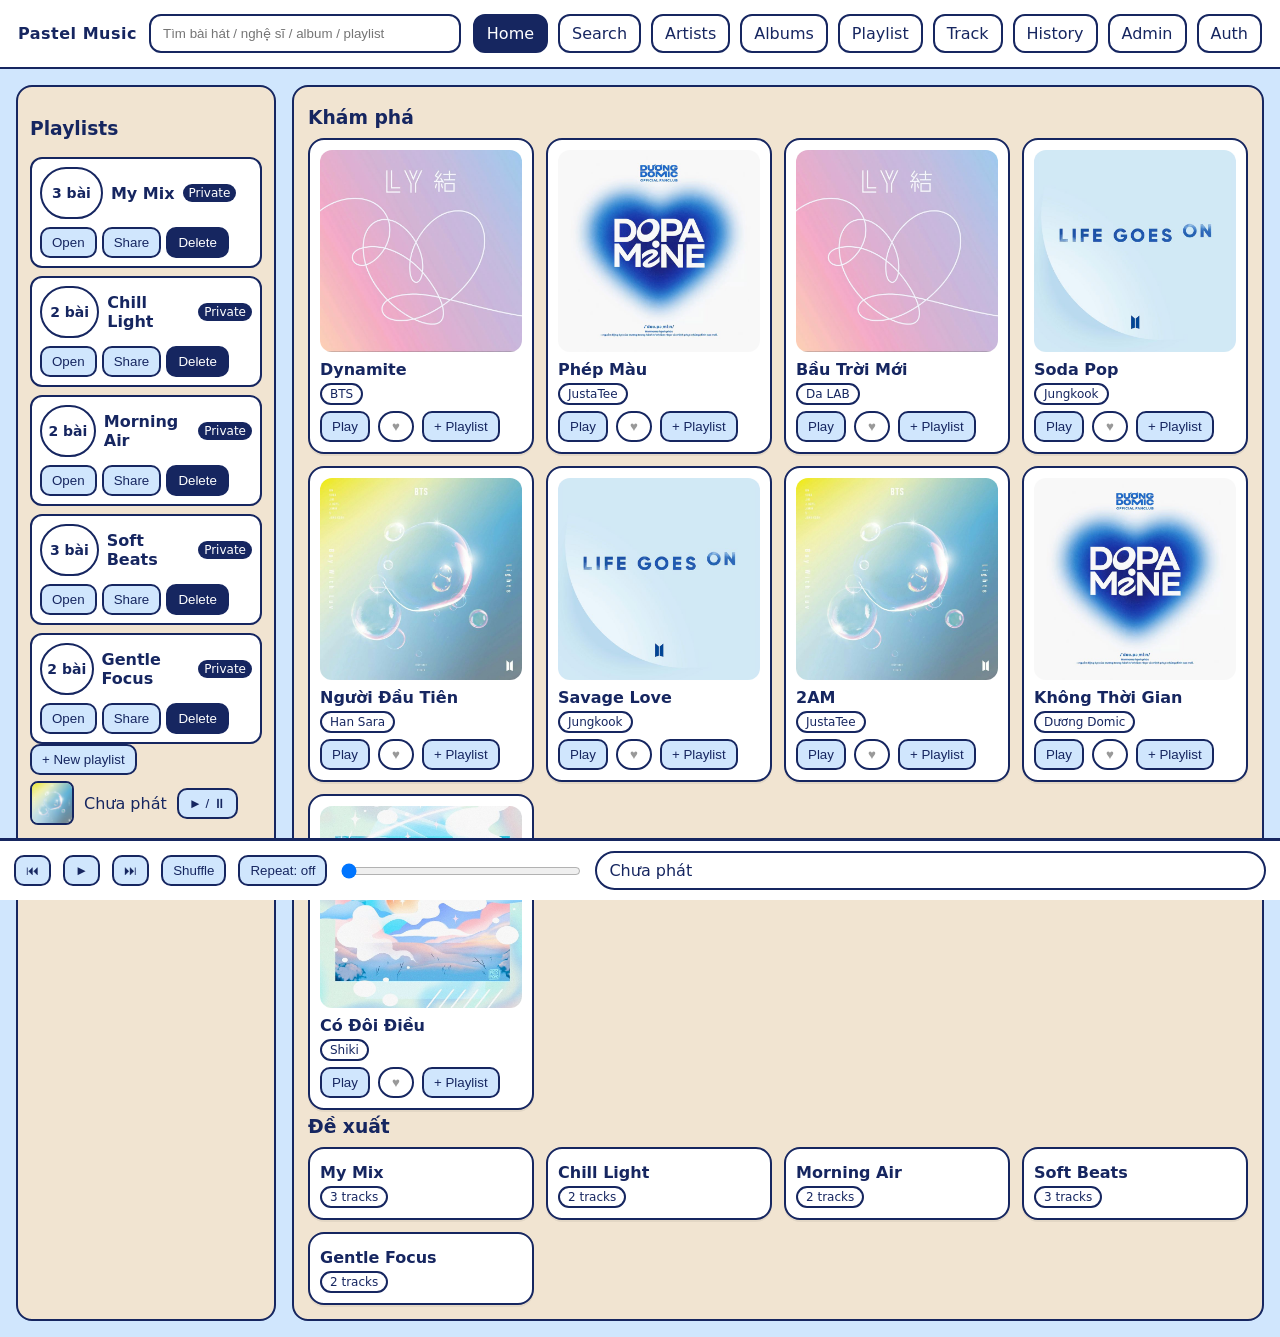
<file: docs/index.html>
<!DOCTYPE html>
<html lang="vi">
<head>
  <meta charset="utf-8"/>
  <meta name="viewport" content="width=device-width, initial-scale=1"/>
  <title>Pastel Music</title>
  <link rel="stylesheet" href="style.css"/>
</head>
<body>
  <header class="header">
    <div class="logo">Pastel Music</div>
    <div class="search"><input id="q" placeholder="Tìm bài hát / nghệ sĩ / album / playlist"></div>
    <nav class="tabs">
      <div class="tab active" data-view="home">Home</div>
      <div class="tab" data-view="search">Search</div>
      <div class="tab" data-view="artist">Artists</div>
      <div class="tab" data-view="album">Albums</div>
      <div class="tab" data-view="playlist">Playlist</div>
      <div class="tab" data-view="track">Track</div>
      <div class="tab" data-view="history">History</div>
      <div class="tab" data-view="admin">Admin</div>
      <div class="tab" data-view="auth">Auth</div>
    </nav>
  </header>

  <main class="container">
    <aside class="sidebar">
      <h3>Playlists</h3>
      <div id="side-playlists" class="list"></div>
      <button class="btn" id="new-pl">+ New playlist</button>

      <div class="mini">
        <img id="mini-cover" src="assets/cover_1.jpg" alt="">
        <div id="mini-title">Chưa phát</div>
        <button class="btn" id="mini-play">► / ⏸</button>
      </div>
    </aside>

    <section id="view-home" class="section">
      <h3>Khám phá</h3>
      <div id="discover" class="grid"></div>
      <h3>Đề xuất</h3>
      <div id="suggest" class="grid"></div>
    </section>

    <section id="view-search" class="section hide">
      <h3>Kết quả tìm kiếm</h3>
      <div id="result" class="list"></div>
    </section>

    <section id="view-artist" class="section hide">
      <h3>Nghệ sĩ</h3>
      <div id="artists" class="grid"></div>
    </section>

    <section id="view-album" class="section hide">
      <h3>Albums</h3>
      <div id="albums" class="grid"></div>
      <div id="album-tracks" class="list" style="margin-top:10px"></div>
    </section>

    <section id="view-playlist" class="section hide">
      <div id="pl-header" class="row"></div>
      <div id="pl-tracks" class="list" style="margin-top:8px"></div>
    </section>

    <section id="view-track" class="section hide">
      <h3>Track Detail</h3>
      <div id="track-detail"></div>
    </section>

    <section id="view-history" class="section hide">
      <h3>Lịch sử nghe • Top gần đây</h3>
      <div id="hist-list" class="list"></div>
    </section>

    <section id="view-admin" class="section hide">
      <h3>Admin (mock)</h3>
      <div class="form-row">
        <input id="adm-title" placeholder="Title">
        <input id="adm-artist" placeholder="ArtistID (ar1...)">
        <input id="adm-album" placeholder="AlbumID (al1...)">
        <input id="adm-genre" placeholder="GenreID (g1...)">
        <input id="adm-audio" placeholder="Audio URL (mock)">
        <button class="btn" id="adm-add">Add</button>
      </div>
      <div id="adm-table" class="table" style="margin-top:8px"></div>
    </section>

    <section id="view-auth" class="section hide">
      <h3>Đăng ký/Đăng nhập</h3>
      <div class="list">
        <div class="row">
          <div class="meta"><strong>Email/OTP</strong></div>
          <div style="display:flex;gap:6px;flex-wrap:wrap">
            <input id="auth-email" placeholder="email@example.com" />
            <button class="btn" id="otp-send">Gửi OTP</button>
            <input id="auth-otp" placeholder="Nhập OTP" style="width:120px" />
            <button class="btn alt" id="otp-login">Đăng nhập</button>
          </div>
        </div>
        <div class="row">
          <div class="meta"><strong>Mật khẩu (mock)</strong></div>
          <div style="display:flex;gap:6px;flex-wrap:wrap">
            <input id="pw-email" placeholder="email@example.com" />
            <input id="pw-pass" type="password" placeholder="password" />
            <button class="btn" id="pw-login">Login</button>
            <button class="btn" id="pw-register">Register</button>
          </div>
        </div>
        <div class="row">
          <div class="meta"><strong>SSO (mock)</strong></div>
          <div><button class="btn" id="sso-google">Google</button></div>
        </div>
        <div class="row">
          <div class="meta"><strong>Subscription</strong></div>
          <div><button class="btn" id="plan-free">Free</button> <button class="btn" id="plan-pro">Pro</button></div>
        </div>
        <div class="row">
          <div class="meta"><strong>Trạng thái</strong></div>
          <div id="auth-status" class="badge">Chưa đăng nhập</div>
          <div><button class="btn alt" id="auth-logout">Logout</button></div>
        </div>
      </div>
    </section>

  </main>

  <div class="player">
    <button class="btn" id="prev">⏮</button>
    <button class="btn" id="play">►</button>
    <button class="btn" id="next">⏭</button>
    <button class="btn" id="shuffle">Shuffle</button>
    <button class="btn" id="repeat">Repeat: off</button>
    <input id="seek" type="range" min="0" max="100" value="0"/>
    <div class="title" id="now">Chưa phát</div>
    <audio id="audio"></audio>
  </div>

  <div id="toast" class="toast">...</div>

  <script src="data.js"></script>
  <script src="app.js"></script>
</body>
</html>
</file>
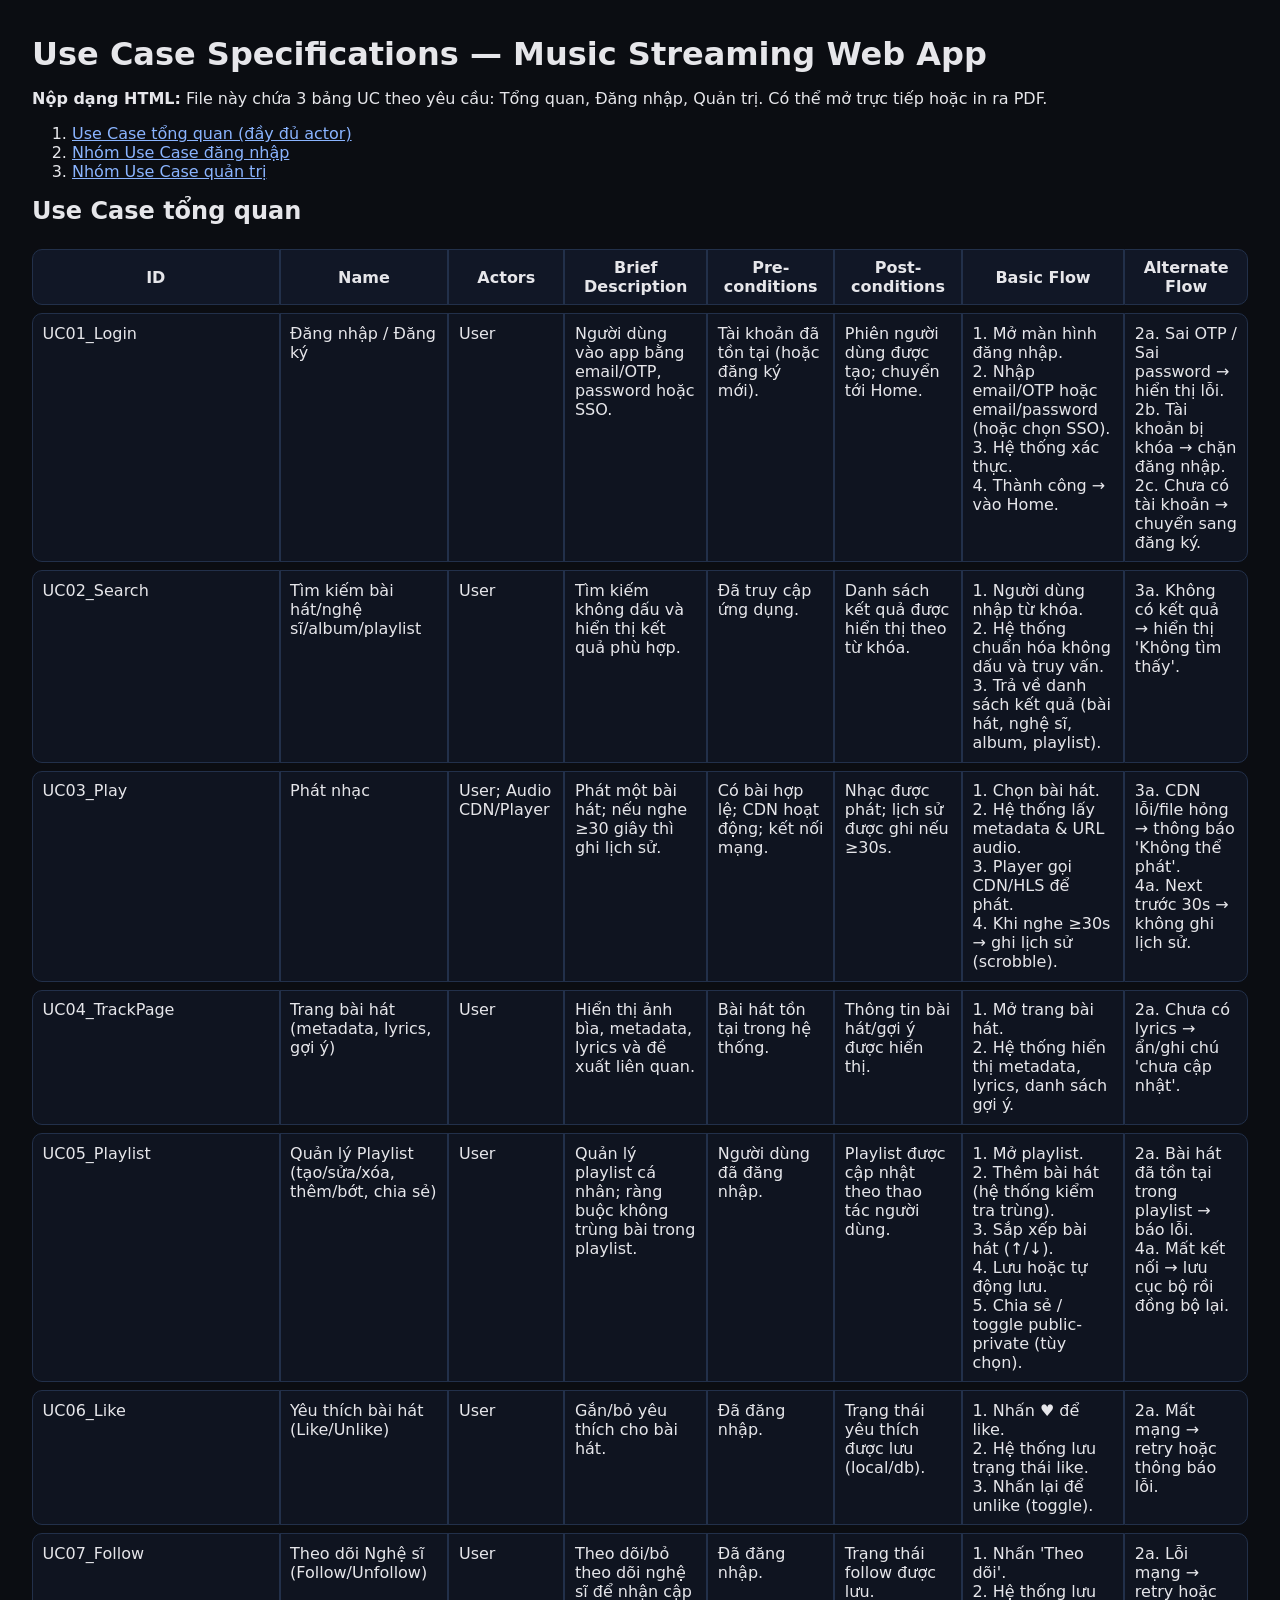
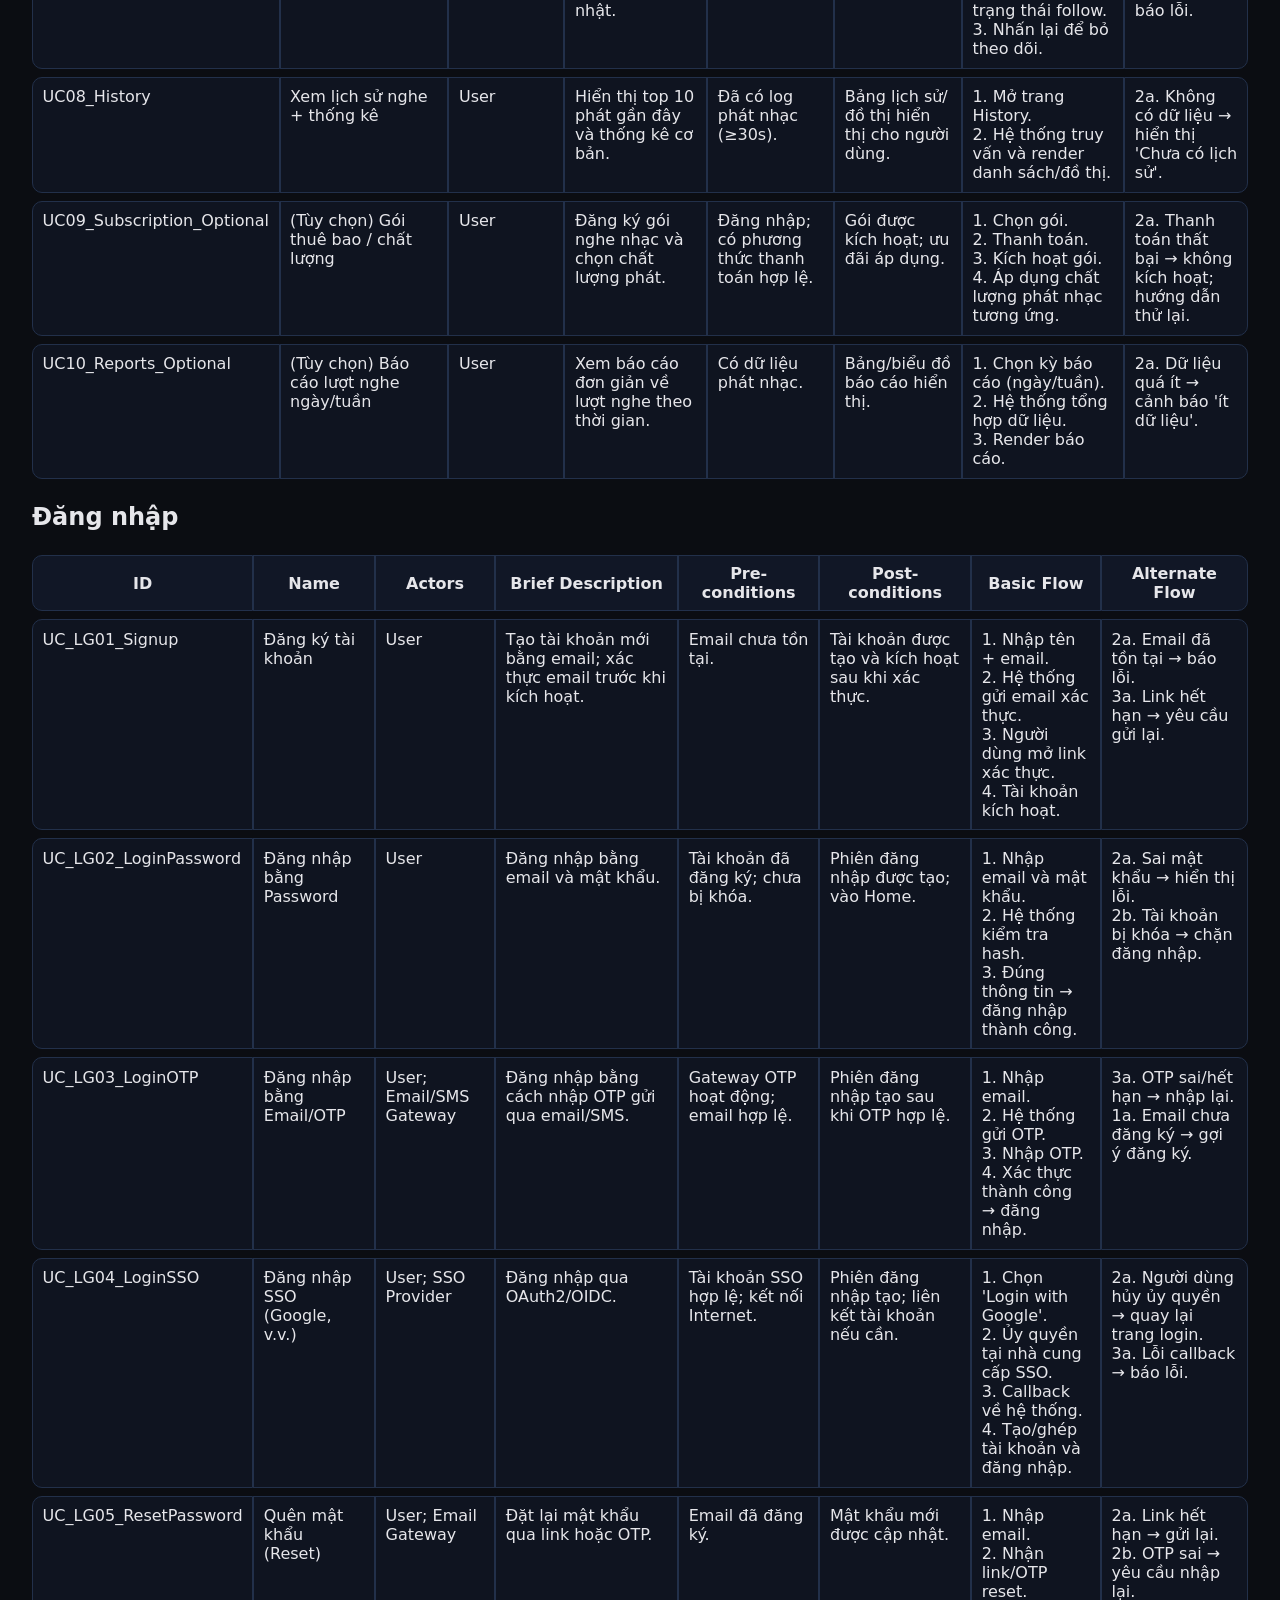
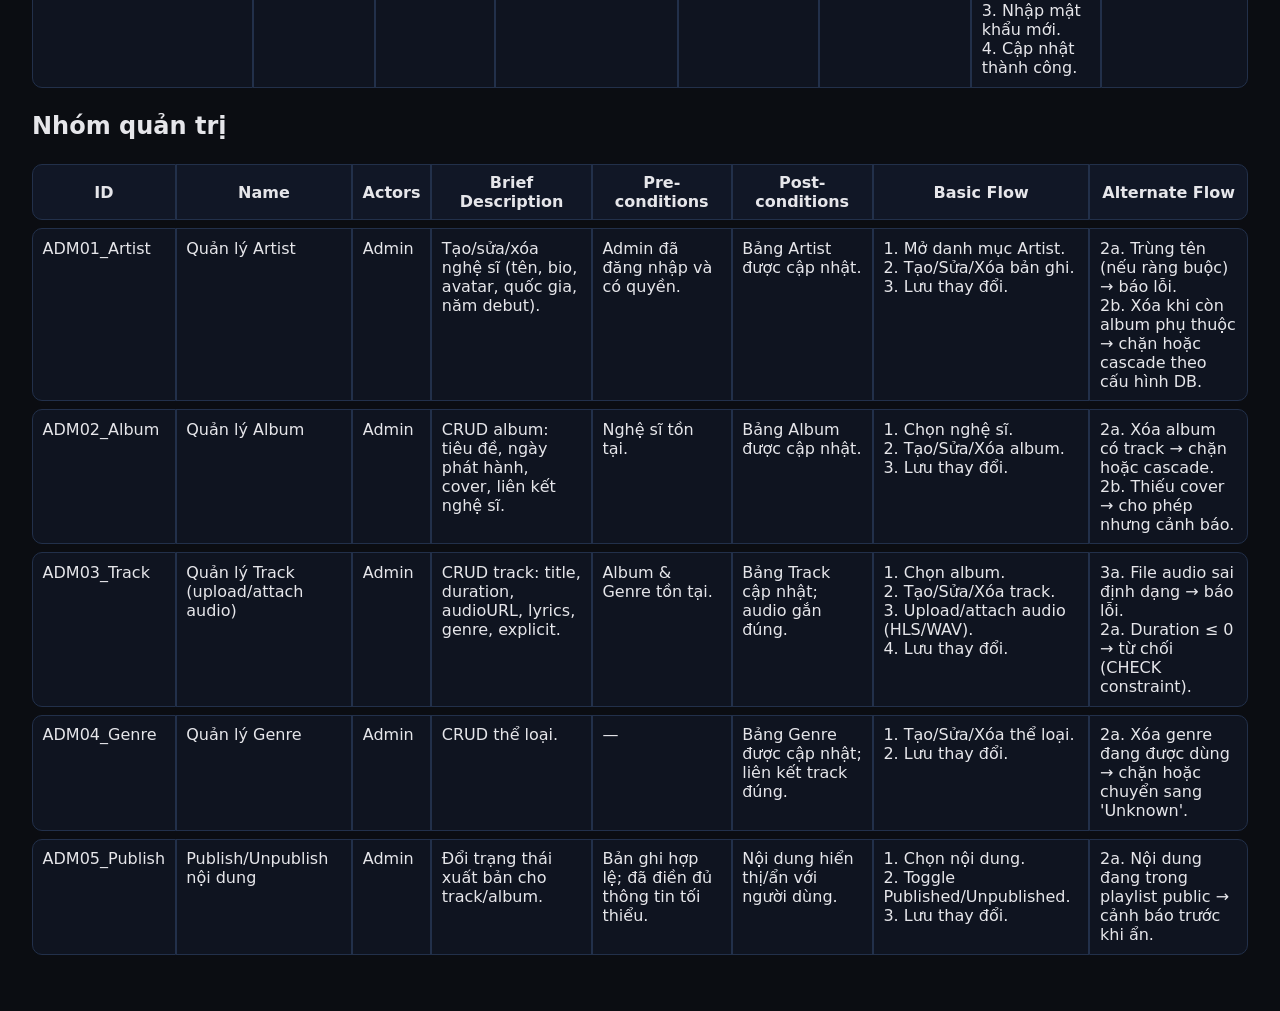
<file: UseCase_Specs (1).html>
<!doctype html>
<html lang="vi"><head>
<meta charset="utf-8"/>
<title>Use Case Specifications — Music Streaming</title>
<style>
*{box-sizing:border-box}body{font-family:system-ui,-apple-system,Segoe UI,Roboto,Helvetica,Arial,sans-serif;margin:0;padding:2rem;background:#0b0d12;color:#e6e6ea}
h1,h2{margin:.2rem 0 1rem}
.summary{margin-bottom:1rem}
table.uc{width:100%;border-collapse:separate;border-spacing:0 .5rem;margin:1rem 0}
table.uc thead th{position:sticky;top:0;background:#111726;border:1px solid #22304a;padding:.5rem .6rem}
table.uc td{vertical-align:top;border:1px solid #22304a;background:#0f1420;padding:.6rem;border-left-width:1px}
table.uc tr td:first-child, table.uc tr th:first-child{border-radius:10px 0 0 10px}
table.uc tr td:last-child, table.uc tr th:last-child{border-radius:0 10px 10px 0}
small{color:#9aa3af}
a{color:#8ab4ff}
@media print{
  body{background:#fff;color:#000}
  table.uc thead th, table.uc td{border:1px solid #000}
}
</style>
</head>
<body>
  <h1>Use Case Specifications — Music Streaming Web App</h1>
  <div class="summary">
    <b>Nộp dạng HTML:</b> File này chứa 3 bảng UC theo yêu cầu: Tổng quan, Đăng nhập, Quản trị. Có thể mở trực tiếp hoặc in ra PDF.
  </div>
  <ol>
    <li><a href="#use-case-tong-quan">Use Case tổng quan (đầy đủ actor)</a></li>
    <li><a href="#dang-nhap">Nhóm Use Case đăng nhập</a></li>
    <li><a href="#nhom-quan-tri">Nhóm Use Case quản trị</a></li>
  </ol>
  
    <h2 id="use-case-tong-quan" id="use-case-tổng-quan">Use Case tổng quan</h2>
    <table class="uc">
      <thead><tr><th>ID</th><th>Name</th><th>Actors</th><th>Brief Description</th><th>Pre-conditions</th><th>Post-conditions</th><th>Basic Flow</th><th>Alternate Flow</th></tr></thead>
      <tbody>
        <tr><td>UC01_Login</td><td>Đăng nhập / Đăng ký</td><td>User</td><td>Người dùng vào app bằng email/OTP, password hoặc SSO.</td><td>Tài khoản đã tồn tại (hoặc đăng ký mới).</td><td>Phiên người dùng được tạo; chuyển tới Home.</td><td>1. Mở màn hình đăng nhập.<br>2. Nhập email/OTP hoặc email/password (hoặc chọn SSO).<br>3. Hệ thống xác thực.<br>4. Thành công → vào Home.</td><td>2a. Sai OTP / Sai password → hiển thị lỗi.<br>2b. Tài khoản bị khóa → chặn đăng nhập.<br>2c. Chưa có tài khoản → chuyển sang đăng ký.</td></tr><tr><td>UC02_Search</td><td>Tìm kiếm bài hát/nghệ sĩ/album/playlist</td><td>User</td><td>Tìm kiếm không dấu và hiển thị kết quả phù hợp.</td><td>Đã truy cập ứng dụng.</td><td>Danh sách kết quả được hiển thị theo từ khóa.</td><td>1. Người dùng nhập từ khóa.<br>2. Hệ thống chuẩn hóa không dấu và truy vấn.<br>3. Trả về danh sách kết quả (bài hát, nghệ sĩ, album, playlist).</td><td>3a. Không có kết quả → hiển thị 'Không tìm thấy'.</td></tr><tr><td>UC03_Play</td><td>Phát nhạc</td><td>User; Audio CDN/Player</td><td>Phát một bài hát; nếu nghe ≥30 giây thì ghi lịch sử.</td><td>Có bài hợp lệ; CDN hoạt động; kết nối mạng.</td><td>Nhạc được phát; lịch sử được ghi nếu ≥30s.</td><td>1. Chọn bài hát.<br>2. Hệ thống lấy metadata & URL audio.<br>3. Player gọi CDN/HLS để phát.<br>4. Khi nghe ≥30s → ghi lịch sử (scrobble).</td><td>3a. CDN lỗi/file hỏng → thông báo 'Không thể phát'.<br>4a. Next trước 30s → không ghi lịch sử.</td></tr><tr><td>UC04_TrackPage</td><td>Trang bài hát (metadata, lyrics, gợi ý)</td><td>User</td><td>Hiển thị ảnh bìa, metadata, lyrics và đề xuất liên quan.</td><td>Bài hát tồn tại trong hệ thống.</td><td>Thông tin bài hát/gợi ý được hiển thị.</td><td>1. Mở trang bài hát.<br>2. Hệ thống hiển thị metadata, lyrics, danh sách gợi ý.</td><td>2a. Chưa có lyrics → ẩn/ghi chú 'chưa cập nhật'.</td></tr><tr><td>UC05_Playlist</td><td>Quản lý Playlist (tạo/sửa/xóa, thêm/bớt, chia sẻ)</td><td>User</td><td>Quản lý playlist cá nhân; ràng buộc không trùng bài trong playlist.</td><td>Người dùng đã đăng nhập.</td><td>Playlist được cập nhật theo thao tác người dùng.</td><td>1. Mở playlist.<br>2. Thêm bài hát (hệ thống kiểm tra trùng).<br>3. Sắp xếp bài hát (↑/↓).<br>4. Lưu hoặc tự động lưu.<br>5. Chia sẻ / toggle public-private (tùy chọn).</td><td>2a. Bài hát đã tồn tại trong playlist → báo lỗi.<br>4a. Mất kết nối → lưu cục bộ rồi đồng bộ lại.</td></tr><tr><td>UC06_Like</td><td>Yêu thích bài hát (Like/Unlike)</td><td>User</td><td>Gắn/bỏ yêu thích cho bài hát.</td><td>Đã đăng nhập.</td><td>Trạng thái yêu thích được lưu (local/db).</td><td>1. Nhấn ♥ để like.<br>2. Hệ thống lưu trạng thái like.<br>3. Nhấn lại để unlike (toggle).</td><td>2a. Mất mạng → retry hoặc thông báo lỗi.</td></tr><tr><td>UC07_Follow</td><td>Theo dõi Nghệ sĩ (Follow/Unfollow)</td><td>User</td><td>Theo dõi/bỏ theo dõi nghệ sĩ để nhận cập nhật.</td><td>Đã đăng nhập.</td><td>Trạng thái follow được lưu.</td><td>1. Nhấn 'Theo dõi'.<br>2. Hệ thống lưu trạng thái follow.<br>3. Nhấn lại để bỏ theo dõi.</td><td>2a. Lỗi mạng → retry hoặc báo lỗi.</td></tr><tr><td>UC08_History</td><td>Xem lịch sử nghe + thống kê</td><td>User</td><td>Hiển thị top 10 phát gần đây và thống kê cơ bản.</td><td>Đã có log phát nhạc (≥30s).</td><td>Bảng lịch sử/đồ thị hiển thị cho người dùng.</td><td>1. Mở trang History.<br>2. Hệ thống truy vấn và render danh sách/đồ thị.</td><td>2a. Không có dữ liệu → hiển thị 'Chưa có lịch sử'.</td></tr><tr><td>UC09_Subscription_Optional</td><td>(Tùy chọn) Gói thuê bao / chất lượng</td><td>User</td><td>Đăng ký gói nghe nhạc và chọn chất lượng phát.</td><td>Đăng nhập; có phương thức thanh toán hợp lệ.</td><td>Gói được kích hoạt; ưu đãi áp dụng.</td><td>1. Chọn gói.<br>2. Thanh toán.<br>3. Kích hoạt gói.<br>4. Áp dụng chất lượng phát nhạc tương ứng.</td><td>2a. Thanh toán thất bại → không kích hoạt; hướng dẫn thử lại.</td></tr><tr><td>UC10_Reports_Optional</td><td>(Tùy chọn) Báo cáo lượt nghe ngày/tuần</td><td>User</td><td>Xem báo cáo đơn giản về lượt nghe theo thời gian.</td><td>Có dữ liệu phát nhạc.</td><td>Bảng/biểu đồ báo cáo hiển thị.</td><td>1. Chọn kỳ báo cáo (ngày/tuần).<br>2. Hệ thống tổng hợp dữ liệu.<br>3. Render báo cáo.</td><td>2a. Dữ liệu quá ít → cảnh báo 'ít dữ liệu'.</td></tr>
      </tbody>
    </table>
    
  
    <h2 id="dang-nhap" id="đăng-nhập">Đăng nhập</h2>
    <table class="uc">
      <thead><tr><th>ID</th><th>Name</th><th>Actors</th><th>Brief Description</th><th>Pre-conditions</th><th>Post-conditions</th><th>Basic Flow</th><th>Alternate Flow</th></tr></thead>
      <tbody>
        <tr><td>UC_LG01_Signup</td><td>Đăng ký tài khoản</td><td>User</td><td>Tạo tài khoản mới bằng email; xác thực email trước khi kích hoạt.</td><td>Email chưa tồn tại.</td><td>Tài khoản được tạo và kích hoạt sau khi xác thực.</td><td>1. Nhập tên + email.<br>2. Hệ thống gửi email xác thực.<br>3. Người dùng mở link xác thực.<br>4. Tài khoản kích hoạt.</td><td>2a. Email đã tồn tại → báo lỗi.<br>3a. Link hết hạn → yêu cầu gửi lại.</td></tr><tr><td>UC_LG02_LoginPassword</td><td>Đăng nhập bằng Password</td><td>User</td><td>Đăng nhập bằng email và mật khẩu.</td><td>Tài khoản đã đăng ký; chưa bị khóa.</td><td>Phiên đăng nhập được tạo; vào Home.</td><td>1. Nhập email và mật khẩu.<br>2. Hệ thống kiểm tra hash.<br>3. Đúng thông tin → đăng nhập thành công.</td><td>2a. Sai mật khẩu → hiển thị lỗi.<br>2b. Tài khoản bị khóa → chặn đăng nhập.</td></tr><tr><td>UC_LG03_LoginOTP</td><td>Đăng nhập bằng Email/OTP</td><td>User; Email/SMS Gateway</td><td>Đăng nhập bằng cách nhập OTP gửi qua email/SMS.</td><td>Gateway OTP hoạt động; email hợp lệ.</td><td>Phiên đăng nhập tạo sau khi OTP hợp lệ.</td><td>1. Nhập email.<br>2. Hệ thống gửi OTP.<br>3. Nhập OTP.<br>4. Xác thực thành công → đăng nhập.</td><td>3a. OTP sai/hết hạn → nhập lại.<br>1a. Email chưa đăng ký → gợi ý đăng ký.</td></tr><tr><td>UC_LG04_LoginSSO</td><td>Đăng nhập SSO (Google, v.v.)</td><td>User; SSO Provider</td><td>Đăng nhập qua OAuth2/OIDC.</td><td>Tài khoản SSO hợp lệ; kết nối Internet.</td><td>Phiên đăng nhập tạo; liên kết tài khoản nếu cần.</td><td>1. Chọn 'Login with Google'.<br>2. Ủy quyền tại nhà cung cấp SSO.<br>3. Callback về hệ thống.<br>4. Tạo/ghép tài khoản và đăng nhập.</td><td>2a. Người dùng hủy ủy quyền → quay lại trang login.<br>3a. Lỗi callback → báo lỗi.</td></tr><tr><td>UC_LG05_ResetPassword</td><td>Quên mật khẩu (Reset)</td><td>User; Email Gateway</td><td>Đặt lại mật khẩu qua link hoặc OTP.</td><td>Email đã đăng ký.</td><td>Mật khẩu mới được cập nhật.</td><td>1. Nhập email.<br>2. Nhận link/OTP reset.<br>3. Nhập mật khẩu mới.<br>4. Cập nhật thành công.</td><td>2a. Link hết hạn → gửi lại.<br>2b. OTP sai → yêu cầu nhập lại.</td></tr>
      </tbody>
    </table>
    
  
    <h2 id="nhom-quan-tri" id="nhóm-quản-trị">Nhóm quản trị</h2>
    <table class="uc">
      <thead><tr><th>ID</th><th>Name</th><th>Actors</th><th>Brief Description</th><th>Pre-conditions</th><th>Post-conditions</th><th>Basic Flow</th><th>Alternate Flow</th></tr></thead>
      <tbody>
        <tr><td>ADM01_Artist</td><td>Quản lý Artist</td><td>Admin</td><td>Tạo/sửa/xóa nghệ sĩ (tên, bio, avatar, quốc gia, năm debut).</td><td>Admin đã đăng nhập và có quyền.</td><td>Bảng Artist được cập nhật.</td><td>1. Mở danh mục Artist.<br>2. Tạo/Sửa/Xóa bản ghi.<br>3. Lưu thay đổi.</td><td>2a. Trùng tên (nếu ràng buộc) → báo lỗi.<br>2b. Xóa khi còn album phụ thuộc → chặn hoặc cascade theo cấu hình DB.</td></tr><tr><td>ADM02_Album</td><td>Quản lý Album</td><td>Admin</td><td>CRUD album: tiêu đề, ngày phát hành, cover, liên kết nghệ sĩ.</td><td>Nghệ sĩ tồn tại.</td><td>Bảng Album được cập nhật.</td><td>1. Chọn nghệ sĩ.<br>2. Tạo/Sửa/Xóa album.<br>3. Lưu thay đổi.</td><td>2a. Xóa album có track → chặn hoặc cascade.<br>2b. Thiếu cover → cho phép nhưng cảnh báo.</td></tr><tr><td>ADM03_Track</td><td>Quản lý Track (upload/attach audio)</td><td>Admin</td><td>CRUD track: title, duration, audioURL, lyrics, genre, explicit.</td><td>Album & Genre tồn tại.</td><td>Bảng Track cập nhật; audio gắn đúng.</td><td>1. Chọn album.<br>2. Tạo/Sửa/Xóa track.<br>3. Upload/attach audio (HLS/WAV).<br>4. Lưu thay đổi.</td><td>3a. File audio sai định dạng → báo lỗi.<br>2a. Duration ≤ 0 → từ chối (CHECK constraint).</td></tr><tr><td>ADM04_Genre</td><td>Quản lý Genre</td><td>Admin</td><td>CRUD thể loại.</td><td>—</td><td>Bảng Genre được cập nhật; liên kết track đúng.</td><td>1. Tạo/Sửa/Xóa thể loại.<br>2. Lưu thay đổi.</td><td>2a. Xóa genre đang được dùng → chặn hoặc chuyển sang 'Unknown'.</td></tr><tr><td>ADM05_Publish</td><td>Publish/Unpublish nội dung</td><td>Admin</td><td>Đổi trạng thái xuất bản cho track/album.</td><td>Bản ghi hợp lệ; đã điền đủ thông tin tối thiểu.</td><td>Nội dung hiển thị/ẩn với người dùng.</td><td>1. Chọn nội dung.<br>2. Toggle Published/Unpublished.<br>3. Lưu thay đổi.</td><td>2a. Nội dung đang trong playlist public → cảnh báo trước khi ẩn.</td></tr>
      </tbody>
    </table>
    
</body>
</html>
</file>
<file: docs/style.css>
:root{
  --bg:#D0E6FD;
  --card:#F1E4D1;
  --muted:#5a5a5a;
  --ink:#162660;
  --accent:#162660;
  --accent2:#D0E6FD;
}
*{box-sizing:border-box}
html,body{height:100%}
body{margin:0;background:var(--bg);color:var(--ink);font-family:Inter,ui-sans-serif,system-ui,Segoe UI,Roboto,Helvetica,Arial; padding-bottom:120px}
.header{display:flex;gap:12px;align-items:center;padding:14px 18px;border-bottom:2px solid var(--accent);position:sticky;top:0;background:#ffffff;z-index:10}
.logo{font-weight:800;letter-spacing:.5px;color:var(--accent)}
.search{flex:1}
.search input{width:100%;padding:10px 12px;border-radius:12px;border:2px solid var(--accent);background:#fff;color:var(--ink)}
.tabs{display:flex;gap:10px;flex-wrap:wrap}
.tab{padding:8px 12px;border-radius:12px;background:#fff;border:2px solid var(--accent);cursor:pointer}
.tab.active{background:var(--accent);color:#fff}
.container{display:grid;grid-template-columns:260px 1fr;gap:16px;padding:16px}
.sidebar{background:var(--card);border:2px solid var(--accent);border-radius:16px;padding:12px}
.section{background:var(--card);border:2px solid var(--accent);border-radius:16px;padding:14px}
.section h3{margin:6px 0 10px}
.grid{display:grid;grid-template-columns:repeat(auto-fill,minmax(180px,1fr));gap:12px}
.card{background:#fff;border:2px solid var(--accent);border-radius:16px;padding:10px;box-shadow:0 2px 0 rgba(0,0,0,.06)}
.card h4{margin:4px 0 4px}
.badge{display:inline-block;padding:2px 8px;border-radius:999px;border:2px solid var(--accent);background:#fff;color:var(--ink);font-size:12px}
.list{display:flex;flex-direction:column;gap:8px}
.row{display:flex;justify-content:space-between;background:#fff;border:2px solid var(--accent);border-radius:12px;padding:8px;gap:8px;flex-wrap:wrap}
.row .meta{display:flex;gap:8px;align-items:center}
.btn{padding:6px 10px;border-radius:10px;border:2px solid var(--accent);background:var(--accent2);color:var(--ink);cursor:pointer}
.btn.alt{background:var(--accent);border-color:var(--accent);color:#fff}
.player{position:fixed;left:0;right:0;bottom:0;border-top:3px solid var(--accent);background:#ffffff;padding:10px 14px;display:flex;align-items:center;gap:12px;flex-wrap:wrap}
.player .title{flex:1;background:#fff;border:2px solid var(--accent);color:var(--ink);padding:8px 12px;border-radius:999px}
.player input[type=range]{width:240px}
.tag{font-size:12px;color:#fff;background:var(--accent);padding:2px 6px;border-radius:999px}
.drag{cursor:grab}
.toast{position:fixed;right:16px;bottom:80px;background:#fff;border:2px solid var(--accent);color:#000;padding:10px 12px;border-radius:12px;opacity:0;transform:translateY(10px);transition:.2s}
.toast.show{opacity:1;transform:translateY(0)}
.hide{display:none}

/* ảnh bìa dạng hình vuông */
img.cover{width:100%;aspect-ratio:1/1;height:auto;object-fit:cover;border-radius:12px}
.thumb{width:36px;height:36px;border-radius:8px;object-fit:cover}
.mini{display:flex;align-items:center;gap:10px;margin:6px 0 10px}
.mini img{width:44px;height:44px;border-radius:8px;object-fit:cover;border:2px solid var(--accent)}
.form-row{display:flex;gap:8px;margin:6px 0;flex-wrap:wrap}
.form-row input{padding:6px 8px;border:2px solid var(--accent);border-radius:8px}
.table{display:grid;grid-template-columns:2fr 1fr 1fr auto;gap:8px}
.table > div{padding:8px;border:2px solid var(--accent);background:#fff;border-radius:8px}
.heart{min-width:36px;padding:6px 10px;border-radius:999px;border:2px solid var(--accent);background:#fff;color:#999;line-height:1}
.heart.liked{background:#fff;color:#E4281F;border-color:#E4281F}

/* fix badge tròn hiển thị số bài playlist */
.badge{white-space:nowrap}
.badge.circle{
  display:inline-flex;align-items:center;justify-content:center;
  min-width:52px;height:52px;border-radius:9999px;
  font-weight:700;font-size:14px;line-height:1;padding:0 10px;
}
</file>
